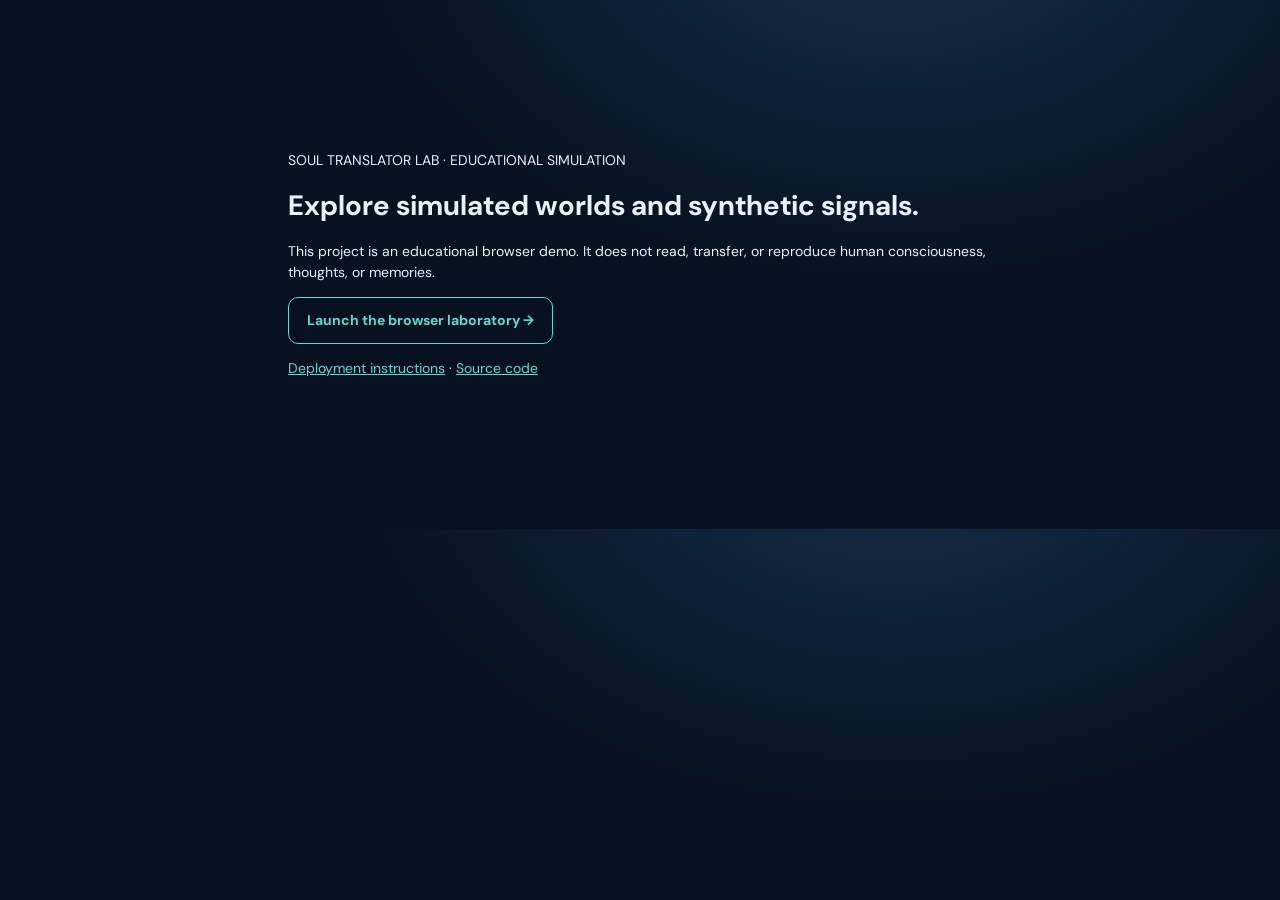
<file: index.html>
<!doctype html>
<html lang="en">
<head>
  <meta charset="utf-8">
  <meta name="viewport" content="width=device-width, initial-scale=1">
  <meta name="theme-color" content="#07111f">
  <meta name="description" content="Soul Translator Lab — an educational synthetic-signal and virtual-world simulation.">
  <title>Soul Translator Lab</title>
  <link rel="stylesheet" href="./site/styles.css">
  <style>
    .landing { max-width: 760px; margin: 12vh auto; padding: 28px; }
    .landing h1 { line-height: 1.15; }
    .landing a { color: var(--accent, #64d8d0); }
    .landing .launch { display: inline-block; padding: 12px 18px; border: 1px solid #64d8d0; border-radius: 10px; text-decoration: none; font-weight: 700; }
  </style>
</head>
<body>
  <main class="landing">
    <p>SOUL TRANSLATOR LAB · EDUCATIONAL SIMULATION</p>
    <h1>Explore simulated worlds and synthetic signals.</h1>
    <p>This project is an educational browser demo. It does not read, transfer, or reproduce human consciousness, thoughts, or memories.</p>
    <p><a class="launch" href="./site/">Launch the browser laboratory →</a></p>
    <p><a href="./docs/GITHUB_PAGES.md">Deployment instructions</a> · <a href="https://github.com/ArkansasIo/Soul-Translator-Lab-STL-">Source code</a></p>
  </main>
</body>
</html>
</file>
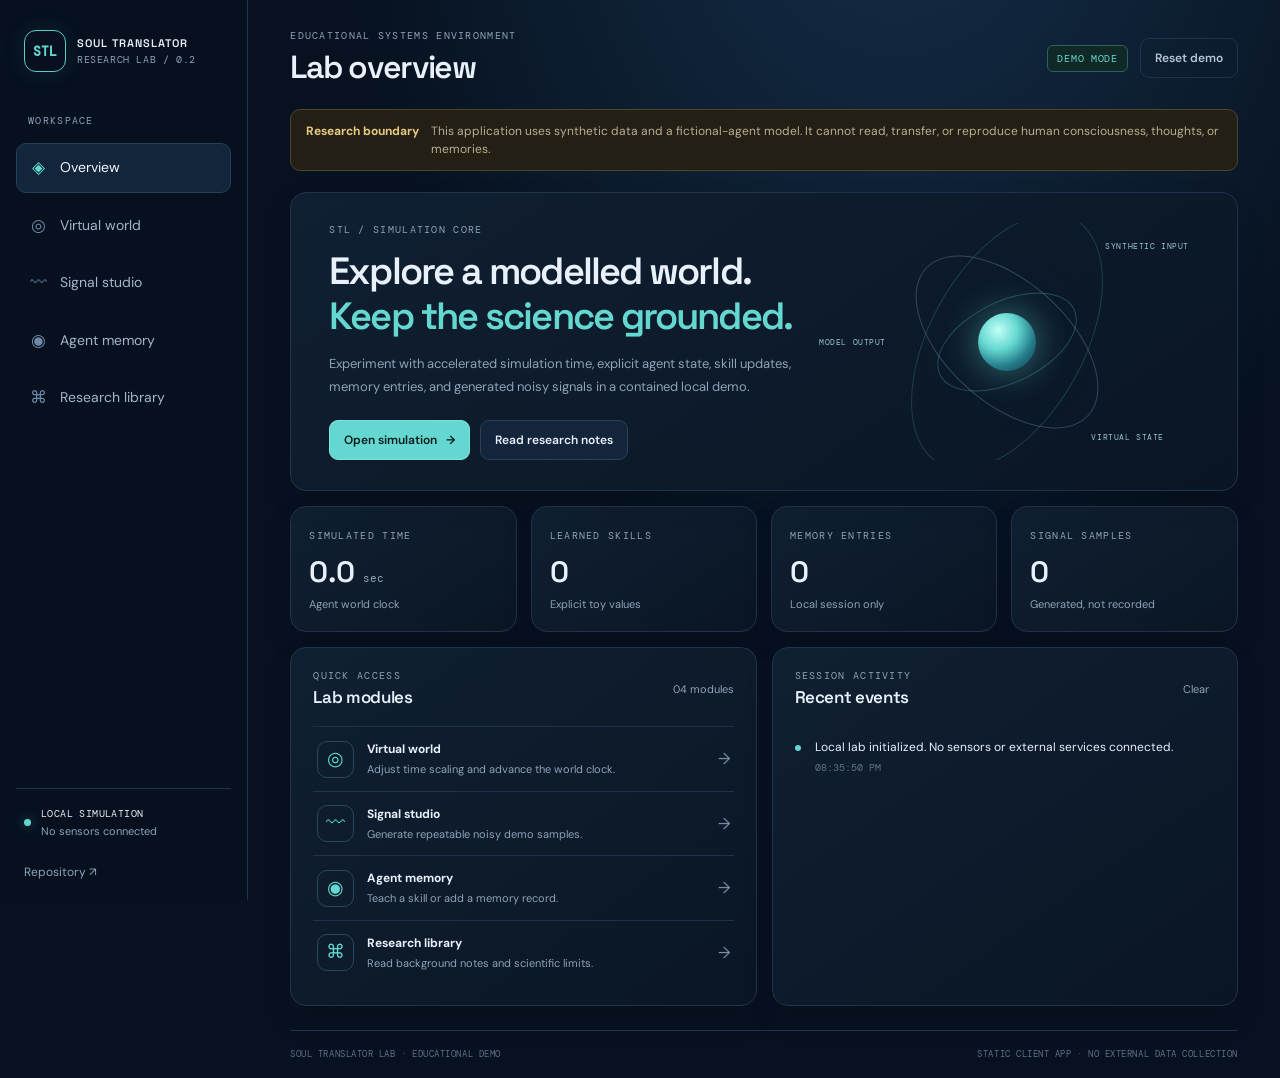
<file: site/index.html>
<!doctype html>
<html lang="en">
<head>
  <meta charset="utf-8">
  <meta name="viewport" content="width=device-width,initial-scale=1">
  <meta name="theme-color" content="#07111f">
  <meta name="description" content="Soul Translator Lab — an educational synthetic-signal and virtual-world simulation.">
  <title>Soul Translator Lab</title>
  <link rel="stylesheet" href="./styles.css">
</head>
<body>
  <div class="app-shell">
    <aside class="sidebar" aria-label="Main navigation">
      <a class="brand" href="#overview" aria-label="Soul Translator Lab home">
        <span class="brand-mark">STL</span><span><strong>SOUL TRANSLATOR</strong><small>RESEARCH LAB / 0.2</small></span>
      </a>
      <div class="nav-label">WORKSPACE</div>
      <button class="nav-item active" data-view="overview"><span>◈</span> Overview</button>
      <button class="nav-item" data-view="simulation"><span>◎</span> Virtual world</button>
      <button class="nav-item" data-view="signals"><span>〰</span> Signal studio</button>
      <button class="nav-item" data-view="agent"><span>◉</span> Agent memory</button>
      <button class="nav-item" data-view="research"><span>⌘</span> Research library</button>
      <div class="sidebar-bottom">
        <div class="status"><span class="status-dot"></span><span><strong>LOCAL SIMULATION</strong><small>No sensors connected</small></span></div>
        <a href="https://github.com/ArkansasIo/Soul-Translator-Lab-STL-" target="_blank" rel="noreferrer">Repository ↗</a>
      </div>
    </aside>

    <main class="main">
      <header class="topbar">
        <div><div class="eyebrow">EDUCATIONAL SYSTEMS ENVIRONMENT</div><h1 id="page-title">Lab overview</h1></div>
        <div class="top-actions"><span class="mode-tag">DEMO MODE</span><button id="reset-btn" class="button ghost">Reset demo</button></div>
      </header>

      <div class="notice" role="note"><strong>Research boundary</strong><span>This application uses synthetic data and a fictional-agent model. It cannot read, transfer, or reproduce human consciousness, thoughts, or memories.</span></div>

      <section class="view active" id="view-overview">
        <div class="hero panel">
          <div class="hero-copy"><div class="eyebrow">STL / SIMULATION CORE</div><h2>Explore a modelled world.<br><em>Keep the science grounded.</em></h2><p>Experiment with accelerated simulation time, explicit agent state, skill updates, memory entries, and generated noisy signals in a contained local demo.</p><div class="hero-actions"><button class="button primary" data-go="simulation">Open simulation <span>→</span></button><button class="button secondary" data-go="research">Read research notes</button></div></div>
          <div class="orbital" aria-hidden="true"><div class="orbit orbit-one"></div><div class="orbit orbit-two"></div><div class="orbit orbit-three"></div><div class="core"></div><span class="orbit-label label-a">SYNTHETIC INPUT</span><span class="orbit-label label-b">VIRTUAL STATE</span><span class="orbit-label label-c">MODEL OUTPUT</span></div>
        </div>
        <div class="stat-grid">
          <article class="metric panel"><span class="metric-label">SIMULATED TIME</span><strong id="metric-time">0.0 <small>sec</small></strong><span class="metric-foot">Agent world clock</span></article>
          <article class="metric panel"><span class="metric-label">LEARNED SKILLS</span><strong id="metric-skills">0</strong><span class="metric-foot">Explicit toy values</span></article>
          <article class="metric panel"><span class="metric-label">MEMORY ENTRIES</span><strong id="metric-memories">0</strong><span class="metric-foot">Local session only</span></article>
          <article class="metric panel"><span class="metric-label">SIGNAL SAMPLES</span><strong id="metric-samples">0</strong><span class="metric-foot">Generated, not recorded</span></article>
        </div>
        <div class="two-col">
          <article class="panel section-panel"><div class="panel-heading"><div><div class="eyebrow">QUICK ACCESS</div><h3>Lab modules</h3></div><span class="subtle">04 modules</span></div><div class="module-list"><button data-go="simulation" class="module-row"><span class="module-icon">◎</span><span><strong>Virtual world</strong><small>Adjust time scaling and advance the world clock.</small></span><span class="chevron">→</span></button><button data-go="signals" class="module-row"><span class="module-icon">〰</span><span><strong>Signal studio</strong><small>Generate repeatable noisy demo samples.</small></span><span class="chevron">→</span></button><button data-go="agent" class="module-row"><span class="module-icon">◉</span><span><strong>Agent memory</strong><small>Teach a skill or add a memory record.</small></span><span class="chevron">→</span></button><button data-go="research" class="module-row"><span class="module-icon">⌘</span><span><strong>Research library</strong><small>Read background notes and scientific limits.</small></span><span class="chevron">→</span></button></div></article>
          <article class="panel section-panel"><div class="panel-heading"><div><div class="eyebrow">SESSION ACTIVITY</div><h3>Recent events</h3></div><button id="clear-log" class="text-button">Clear</button></div><div id="activity-log" class="activity-list" aria-live="polite"><div class="empty-state">The session is quiet. Run a simulation or generate a signal to begin.</div></div></article>
        </div>
      </section>

      <section class="view" id="view-simulation">
        <div class="section-intro"><div class="eyebrow">TIME-SCALE EXPERIMENT</div><h2>Virtual world clock</h2><p>Advance a toy world clock relative to real elapsed seconds. No real-world time is modified.</p></div>
        <div class="two-col sim-grid">
          <article class="panel section-panel"><div class="panel-heading"><div><div class="eyebrow">WORLD CONTROLS</div><h3>Time acceleration</h3></div><span class="mode-tag">TOY MODEL</span></div><div class="clock-readout"><span>SIMULATED WORLD TIME</span><strong id="sim-clock">0.00 <small>seconds</small></strong><div class="progress-track"><div id="time-progress" class="progress-fill"></div></div><div class="clock-meta"><span>Real input: <b id="real-input-label">1 sec</b></span><span>Ratio: <b id="ratio-label">100×</b></span></div></div><label class="field-label" for="ratio-range">Acceleration ratio</label><div class="range-row"><input id="ratio-range" type="range" min="1" max="1000" value="100" step="1"><output id="ratio-output">100×</output></div><div class="field-label">Advance by real seconds</div><div class="button-row"><button class="button secondary advance" data-seconds="1">+1 sec</button><button class="button secondary advance" data-seconds="10">+10 sec</button><button class="button secondary advance" data-seconds="60">+60 sec</button></div><div class="field-group"><label class="field-label" for="custom-seconds">Custom real seconds</label><div class="input-row"><input id="custom-seconds" type="number" min="0" max="86400" step="0.1" value="5"><button id="advance-custom" class="button primary">Advance clock</button></div></div></article>
          <article class="panel section-panel"><div class="panel-heading"><div><div class="eyebrow">ACTIVE ENTITY</div><h3>Underworld-01</h3></div><span class="pill"><span class="status-dot"></span> Running locally</span></div><div class="entity-card"><div class="entity-avatar">U<span>01</span></div><div><strong>Simulated agent</strong><p>State is explicit, inspectable and stored in this browser session.</p></div></div><div class="details-table"><div><span>World clock</span><strong id="detail-time">0.00 s</strong></div><div><span>Acceleration</span><strong id="detail-ratio">100×</strong></div><div><span>Skill entries</span><strong id="detail-skills">0</strong></div><div><span>Memory entries</span><strong id="detail-memories">0</strong></div></div><div class="small-note">This simplified clock multiplies requested real seconds by the selected ratio. It is a software demonstration, not a model of biological time perception.</div></article>
        </div>
      </section>

      <section class="view" id="view-signals">
        <div class="section-intro"><div class="eyebrow">SYNTHETIC DATA WORKBENCH</div><h2>Signal studio</h2><p>Generate a toy scalar signal with controllable amplitude and noise. Samples are synthesized by this page; no device or human data is read.</p></div>
        <div class="signal-grid">
          <article class="panel section-panel signal-controls"><div class="panel-heading"><div><div class="eyebrow">GENERATOR SETTINGS</div><h3>Signal parameters</h3></div><span class="mode-tag">SYNTHETIC</span></div><label class="field-label" for="amplitude-range">Base amplitude</label><div class="range-row"><input id="amplitude-range" type="range" min="-2" max="2" step="0.1" value="1"><output id="amplitude-output">1.0</output></div><label class="field-label" for="noise-range">Noise standard deviation</label><div class="range-row"><input id="noise-range" type="range" min="0" max="1" step="0.05" value="0.15"><output id="noise-output">0.15</output></div><label class="field-label" for="channel-name">Channel label</label><input class="text-input" id="channel-name" maxlength="40" value="demo-channel"><button id="sample-btn" class="button primary full">＋ Generate sample</button><button id="sample-batch-btn" class="button secondary full">Generate 20 samples</button></article>
          <article class="panel section-panel chart-panel"><div class="panel-heading"><div><div class="eyebrow">LIVE OUTPUT</div><h3>Sample amplitude</h3></div><span class="chart-legend"><i></i> Sample</span></div><div class="chart-summary"><strong id="latest-value">—</strong><span>Latest amplitude</span><strong id="avg-value">—</strong><span>Session mean</span></div><canvas id="signal-chart" aria-label="Chart of synthetic signal samples" role="img"></canvas><div class="chart-foot"><span id="sample-count">0 samples</span><span>Generated locally · no external data</span></div></article>
        </div>
        <article class="panel section-panel table-panel"><div class="panel-heading"><div><div class="eyebrow">SAMPLE HISTORY</div><h3>Recent readings</h3></div><button id="export-signals" class="button secondary small-button">Export CSV</button></div><div class="table-wrap"><table><thead><tr><th>#</th><th>Channel</th><th>Amplitude</th><th>Noise</th><th>Time</th></tr></thead><tbody id="signal-table"><tr><td colspan="5" class="empty-cell">No samples yet. Generate one above.</td></tr></tbody></table></div></article>
      </section>

      <section class="view" id="view-agent">
        <div class="section-intro"><div class="eyebrow">EXPLICIT SIMULATION STATE</div><h2>Agent memory & skills</h2><p>Manage invented agent state directly. These records are not human memories and do not infer mental content.</p></div>
        <div class="two-col">
          <article class="panel section-panel"><div class="panel-heading"><div><div class="eyebrow">SKILL MODEL</div><h3>Teach a skill</h3></div><span class="subtle">Range 0–1</span></div><form id="skill-form"><label class="field-label" for="skill-name">Skill / topic</label><input id="skill-name" class="text-input" maxlength="60" placeholder="e.g. spatial navigation" required><label class="field-label" for="skill-amount">Learning increment</label><div class="range-row"><input id="skill-amount" type="range" min="0.05" max="0.5" step="0.05" value="0.1"><output id="skill-amount-output">+0.10</output></div><button class="button primary full" type="submit">Teach agent</button></form><div class="divider"></div><div class="panel-heading"><h3>Skill levels</h3><span class="subtle" id="skill-count-label">0 skills</span></div><div id="skills-list" class="skills-list"><div class="empty-state">No skills learned in this session.</div></div></article>
          <article class="panel section-panel"><div class="panel-heading"><div><div class="eyebrow">EVENT STORE</div><h3>Add a memory</h3></div><span class="subtle">Local only</span></div><form id="memory-form"><label class="field-label" for="memory-text">Memory note</label><textarea id="memory-text" class="text-input textarea" rows="3" maxlength="500" placeholder="Describe a fictional event for Underworld-01…" required></textarea><button class="button primary full" type="submit">＋ Add memory</button></form><div class="divider"></div><div class="panel-heading"><h3>Memory records</h3><span class="subtle" id="memory-count-label">0 entries</span></div><div id="memories-list" class="memory-list"><div class="empty-state">No memory records yet.</div></div><div class="small-note">Data remains in this page's in-memory state and clears when you reset the demo or reload the page.</div></article>
        </div>
      </section>

      <section class="view" id="view-research">
        <div class="section-intro"><div class="eyebrow">REFERENCE LIBRARY</div><h2>Research notes</h2><p>Introductory context for neural systems, BCIs, measurement, and responsible research.</p></div>
        <div class="research-grid">
          <article class="panel research-card"><span class="research-index">01 / SYSTEMS</span><h3>Brain systems</h3><p>Complex brain functions arise from interacting networks. No single structure is a complete memory store or a consciousness switch.</p><ul><li><strong>Cerebral cortex</strong><span>Distributed perception, language, planning and action.</span></li><li><strong>Hippocampal formation</strong><span>Important in many forms of episodic and spatial memory.</span></li><li><strong>Thalamus</strong><span>Participates in relaying and coordinating information streams.</span></li><li><strong>Cerebellum</strong><span>Supports timing, coordination, and motor learning.</span></li></ul></article>
          <article class="panel research-card"><span class="research-index">02 / METHODS</span><h3>Measurement & BCIs</h3><p>Brain-computer interfaces decode limited, task-specific information; results depend on sensors, training, and context.</p><ul><li><strong>EEG</strong><span>Scalp electrical potentials, high temporal resolution and limited spatial precision.</span></li><li><strong>fMRI</strong><span>Indirect blood-oxygenation signals with slower temporal response.</span></li><li><strong>Signal processing</strong><span>Filtering and statistical analysis require awareness of noise and artifacts.</span></li></ul></article>
          <article class="panel research-card"><span class="research-index">03 / LIMITATIONS</span><h3>What this project is not</h3><p>The “Soul Translator” is a fictional concept. Current science does not offer technology to upload a person or copy unrestricted mental contents.</p><ul><li><strong>No real neural input</strong><span>All values in Signal Studio are generated synthetic samples.</span></li><li><strong>No consciousness transfer</strong><span>Agent state is a small, inspectable data structure.</span></li><li><strong>No clinical use</strong><span>This demo is not a medical device or diagnostic tool.</span></li></ul></article>
          <article class="panel research-card"><span class="research-index">04 / ETHICS</span><h3>Responsible research</h3><p>Neural data can be sensitive. Human-subject research requires appropriate expert oversight, consent, protection, and compliance.</p><ul><li><strong>Consent</strong><span>Use informed, voluntary participation for human research.</span></li><li><strong>Data minimization</strong><span>Collect only what is needed and define retention.</span></li><li><strong>Security</strong><span>Restrict access and avoid publishing sensitive raw data.</span></li></ul></article>
        </div>
        <article class="panel section-panel sources-panel"><div class="panel-heading"><div><div class="eyebrow">STARTING POINTS</div><h3>External research resources</h3></div></div><a href="https://www.ninds.nih.gov/health-information/public-education/brain-basics" target="_blank" rel="noreferrer">NINDS — Brain Basics <span>↗</span></a><a href="https://braininitiative.nih.gov/" target="_blank" rel="noreferrer">NIH BRAIN Initiative <span>↗</span></a><a href="https://www.nimh.nih.gov/" target="_blank" rel="noreferrer">National Institute of Mental Health <span>↗</span></a><a href="https://nap.nationalacademies.org/" target="_blank" rel="noreferrer">National Academies Press <span>↗</span></a></article>
      </section>

      <footer class="footer"><span>SOUL TRANSLATOR LAB · EDUCATIONAL DEMO</span><span>STATIC CLIENT APP · NO EXTERNAL DATA COLLECTION</span></footer>
    </main>
  </div>
  <div id="toast" class="toast" role="status" aria-live="polite"></div>
  <script src="./app.js" defer></script>
</body>
</html>
</file>
<file: site/styles.css>
@import url('https://fonts.googleapis.com/css2?family=DM+Mono:wght@400;500&family=DM+Sans:wght@400;500;600;700&family=Space+Grotesk:wght@400;500;600;700&display=swap');
:root{color-scheme:dark;--bg:#07111f;--panel:#0c1929;--panel-2:#101f31;--line:#20334a;--text:#e8f0fa;--muted:#8fa2ba;--dim:#5e7189;--accent:#64d8d0;--blue:#74a8ff;--gold:#d8b875;--danger:#ef8c8c;--radius:16px;font-family:'DM Sans',sans-serif}
*{box-sizing:border-box}html{scroll-behavior:smooth}body{margin:0;background:radial-gradient(ellipse at 70% -20%,#15304b 0,transparent 45%),var(--bg);color:var(--text);font-size:14px;line-height:1.5}button,input,textarea{font:inherit}button{cursor:pointer}.app-shell{display:grid;grid-template-columns:248px minmax(0,1fr);min-height:100vh}.sidebar{height:100vh;position:sticky;top:0;padding:25px 16px 18px;border-right:1px solid var(--line);background:rgba(7,17,31,.92);display:flex;flex-direction:column;gap:8px}.brand{display:flex;align-items:center;gap:11px;padding:5px 8px 34px;text-decoration:none;color:inherit}.brand-mark{display:grid;place-items:center;height:42px;width:42px;border:1px solid #55cfc7;border-radius:12px;color:var(--accent);font:700 13px 'DM Mono',monospace;box-shadow:0 0 24px #64d8d01a}.brand strong,.brand small{display:block;white-space:nowrap}.brand strong{font:600 11px 'Space Grotesk',sans-serif;letter-spacing:.09em}.brand small{font:10px 'DM Mono',monospace;color:var(--muted);margin-top:3px;letter-spacing:.06em}.nav-label,.eyebrow,.metric-label,.research-index{font:10px 'DM Mono',monospace;letter-spacing:.13em;color:var(--muted)}.nav-label{padding:0 12px 8px}.nav-item{display:flex;align-items:center;gap:12px;border:1px solid transparent;background:transparent;color:#a4b6ca;text-align:left;padding:11px 12px;border-radius:10px;transition:.18s}.nav-item span{width:19px;color:#6f8ba8;font-size:17px;text-align:center}.nav-item:hover,.nav-item.active{background:#13253a;border-color:#23415a;color:#f1f7ff}.nav-item.active span{color:var(--accent)}.sidebar-bottom{margin-top:auto;border-top:1px solid var(--line);padding:18px 8px 0}.status{display:flex;align-items:center;gap:10px;margin-bottom:22px}.status strong,.status small{display:block}.status strong{font:10px 'DM Mono',monospace;letter-spacing:.04em}.status small{color:var(--muted);font-size:11px;margin-top:3px}.status-dot{height:7px;width:7px;border-radius:100%;background:var(--accent);box-shadow:0 0 12px #64d8d080;display:inline-block;flex-shrink:0}.sidebar-bottom>a{font-size:12px;color:var(--muted);text-decoration:none}.sidebar-bottom>a:hover{color:var(--accent)}.main{width:100%;max-width:1600px;margin:auto;padding:29px clamp(20px,3.3vw,52px) 18px}.topbar{display:flex;justify-content:space-between;gap:18px;align-items:center;margin-bottom:22px}.topbar h1{font:600 clamp(25px,2.5vw,34px) 'Space Grotesk',sans-serif;letter-spacing:-.04em;margin:5px 0 0}.top-actions{display:flex;align-items:center;gap:12px}.mode-tag{font:10px 'DM Mono',monospace;letter-spacing:.07em;color:var(--accent);border:1px solid #28635f;background:#102927;border-radius:6px;padding:6px 9px;white-space:nowrap}.button{border:1px solid transparent;border-radius:9px;padding:10px 14px;font-size:12px;font-weight:600;transition:transform .12s,border-color .12s,background .12s;color:var(--text);display:inline-flex;align-items:center;justify-content:center;gap:9px}.button:active{transform:translateY(1px)}.button:focus-visible,.nav-item:focus-visible,.module-row:focus-visible{outline:2px solid var(--accent);outline-offset:2px}.button.primary{color:#07191b;background:var(--accent);border-color:#79e5dc}.button.primary:hover{background:#8be9e1}.button.secondary{background:#14243a;border-color:#2a405c}.button.secondary:hover,.button.ghost:hover{border-color:#54758f;background:#182c43}.button.ghost{background:transparent;border-color:var(--line);color:#b5c6d8}.notice{display:flex;gap:12px;align-items:flex-start;border:1px solid #4c452d;border-radius:10px;background:#241f15;color:#d3c8a7;padding:12px 15px;margin-bottom:21px;font-size:12px}.notice strong{white-space:nowrap;color:#e7ca81}.notice span{color:#b9ae91}.view{display:none;animation:appear .24s ease}.view.active{display:block}@keyframes appear{from{opacity:.5;transform:translateY(4px)}to{opacity:1;transform:none}}.panel{background:linear-gradient(145deg,rgba(16,32,50,.97),rgba(10,22,36,.98));border:1px solid var(--line);border-radius:var(--radius);box-shadow:0 13px 35px #00000010}.hero{min-height:265px;padding:30px clamp(22px,3vw,38px);display:grid;grid-template-columns:minmax(0,1.12fr) minmax(220px,.88fr);overflow:hidden;position:relative}.hero-copy{position:relative;z-index:1;max-width:600px}.hero h2{font:600 clamp(25px,3vw,38px)/1.18 'Space Grotesk',sans-serif;letter-spacing:-.05em;margin:13px 0}.hero h2 em{font-style:normal;color:var(--accent)}.hero p,.section-intro p{color:var(--muted);max-width:540px;font-size:13px;line-height:1.8}.hero-actions{display:flex;flex-wrap:wrap;gap:10px;margin-top:22px}.orbital{position:relative;min-height:220px;display:grid;place-items:center;overflow:hidden}.core{width:58px;height:58px;border-radius:50%;background:radial-gradient(circle at 35% 30%,#c2fff8,#64d8d0 35%,#247d8b 65%,#163448);box-shadow:0 0 35px #64d8d077,0 0 90px #64d8d01c;z-index:2}.orbit{border:1px solid #3b8f9870;border-radius:50%;position:absolute;transform:rotate(-26deg)}.orbit-one{width:150px;height:82px}.orbit-two{width:220px;height:122px;transform:rotate(42deg);border-color:#7494be60}.orbit-three{width:280px;height:155px;transform:rotate(-61deg);border-color:#3d7d8360}.orbit-label{position:absolute;font:8px 'DM Mono',monospace;letter-spacing:.07em;color:#9bc5d2}.label-a{top:18px;right:10px}.label-b{bottom:18px;right:35px}.label-c{top:48%;left:3px}.stat-grid{display:grid;grid-template-columns:repeat(4,minmax(0,1fr));gap:14px;margin:15px 0}.metric{padding:17px 18px}.metric strong{font:600 clamp(23px,2.3vw,30px) 'Space Grotesk',sans-serif;display:block;margin:8px 0 2px}.metric strong small{font:11px 'DM Mono',monospace;color:var(--muted)}.metric-foot{font-size:11px;color:var(--muted)}.two-col{display:grid;grid-template-columns:minmax(0,1fr) minmax(0,1fr);gap:15px}.section-panel{padding:21px 22px;min-width:0}.panel-heading{display:flex;align-items:center;justify-content:space-between;gap:12px;margin-bottom:18px}.panel-heading h3,.research-card h3{font:600 17px 'Space Grotesk',sans-serif;margin:4px 0 0;letter-spacing:-.02em}.subtle{font-size:11px;color:var(--muted)}.module-list{display:flex;flex-direction:column}.module-row{width:100%;display:flex;align-items:center;text-align:left;gap:13px;padding:13px 4px;background:transparent;border:0;border-top:1px solid #203249;color:var(--text)}.module-icon{display:grid;place-items:center;width:37px;height:37px;border:1px solid #2b475e;border-radius:10px;color:var(--accent);font-size:19px;flex-shrink:0}.module-row strong,.module-row small{display:block}.module-row strong{font-size:12px}.module-row small{font-size:11px;color:var(--muted);margin-top:3px}.module-row .chevron{margin-left:auto;color:#7690a9;font-size:16px}.module-row:hover .chevron{color:var(--accent)}.activity-list{display:flex;flex-direction:column;gap:0;max-height:290px;overflow-y:auto}.activity-item{display:grid;grid-template-columns:10px 1fr;gap:10px;padding:12px 0;border-top:1px solid #203249}.activity-item:first-child{border-top:0}.activity-item .bullet{width:6px;height:6px;border-radius:50%;background:var(--accent);margin-top:7px}.activity-item p{margin:0;font-size:12px;line-height:1.55}.activity-item time{display:block;font:10px 'DM Mono',monospace;color:var(--dim);margin-top:4px}.empty-state{padding:24px 12px;text-align:center;color:var(--muted);font-size:12px;border:1px dashed #263b51;border-radius:10px}.text-button{background:transparent;border:0;color:var(--muted);font-size:11px}.text-button:hover{color:var(--accent)}.section-intro{margin:6px 0 21px}.section-intro h2{font:600 29px 'Space Grotesk',sans-serif;letter-spacing:-.04em;margin:5px 0}.section-intro p{margin-top:4px}.sim-grid{align-items:stretch}.clock-readout{border:1px solid #263c50;border-radius:12px;padding:20px;background:#081522;margin-bottom:21px}.clock-readout>span{font:10px 'DM Mono',monospace;color:var(--muted);letter-spacing:.1em}.clock-readout>strong{display:block;font:600 32px 'Space Grotesk',sans-serif;margin:7px 0 14px}.clock-readout>strong small{font:11px 'DM Mono',monospace;color:var(--muted)}.progress-track{height:5px;background:#1e3044;border-radius:99px;overflow:hidden}.progress-fill{height:100%;width:0;background:linear-gradient(90deg,#3ca7a5,var(--accent));transition:width .2s}.clock-meta{display:flex;justify-content:space-between;gap:10px;margin-top:10px;font-size:11px;color:var(--muted)}.clock-meta b{color:var(--text);font-weight:500}.field-label{display:block;font-size:12px;font-weight:600;color:#c1cfdd;margin-bottom:9px}.range-row{display:flex;gap:12px;align-items:center;margin:0 0 22px}.range-row input[type=range]{width:100%;accent-color:var(--accent);cursor:pointer}.range-row output{font:11px 'DM Mono',monospace;color:var(--accent);min-width:48px;text-align:right}.button-row{display:flex;gap:8px;flex-wrap:wrap}.field-group{margin-top:21px}.input-row{display:flex;gap:8px}.input-row input,.text-input{background:#081522;border:1px solid #2a4056;border-radius:8px;padding:11px 12px;color:var(--text);width:100%;outline:none}.input-row input:focus,.text-input:focus{border-color:#5accc4;box-shadow:0 0 0 3px #64d8d014}.input-row input{min-width:0}.entity-card{display:flex;gap:15px;align-items:center;padding:17px;border-radius:12px;border:1px solid #273c52;background:#0a1725}.entity-avatar{display:grid;place-items:center;position:relative;width:54px;height:54px;background:linear-gradient(145deg,#225f68,#142f49);border:1px solid #3f9395;border-radius:15px;font:600 20px 'Space Grotesk',sans-serif;color:#9ef7eb}.entity-avatar span{position:absolute;right:-5px;bottom:-5px;background:#e2c77e;color:#1c2630;border-radius:5px;font:9px 'DM Mono',monospace;padding:2px 4px}.entity-card strong{font-size:13px}.entity-card p{margin:4px 0 0;font-size:11px;color:var(--muted)}.pill{font-size:10px;color:var(--accent);display:flex;align-items:center;gap:6px;border:1px solid #255653;border-radius:99px;padding:5px 8px}.pill .status-dot{width:5px;height:5px}.details-table{margin-top:21px}.details-table>div{display:flex;justify-content:space-between;padding:11px 1px;border-bottom:1px solid #203249;font-size:12px}.details-table span{color:var(--muted)}.details-table strong{font:11px 'DM Mono',monospace;font-weight:500}.small-note{font-size:11px;line-height:1.65;color:#8295a9;margin-top:17px;padding:12px;border-left:2px solid #496276;background:#0b1826}.signal-grid{display:grid;grid-template-columns:minmax(240px,.7fr) minmax(0,1.3fr);gap:15px;margin-bottom:15px}.signal-controls .text-input{margin-bottom:18px}.full{width:100%;margin-top:8px}.chart-legend{font-size:11px;color:var(--muted)}.chart-legend i{display:inline-block;width:7px;height:7px;border-radius:50%;background:var(--accent);margin-right:5px}.chart-summary{display:grid;grid-template-columns:auto 1fr auto 1fr;align-items:baseline;gap:6px 10px}.chart-summary strong{font:600 22px 'Space Grotesk',sans-serif;color:var(--accent)}.chart-summary span{font-size:10px;color:var(--muted)}#signal-chart{display:block;width:100%;height:235px;margin-top:13px}.chart-foot{display:flex;justify-content:space-between;gap:12px;padding-top:10px;border-top:1px solid #203249;font-size:10px;color:var(--muted)}.small-button{padding:7px 10px}.table-wrap{overflow-x:auto}table{border-collapse:collapse;width:100%;text-align:left;white-space:nowrap}th{color:var(--muted);font:10px 'DM Mono',monospace;letter-spacing:.05em;font-weight:400;padding:12px 10px;border-bottom:1px solid #294057}td{font-size:11px;padding:12px 10px;border-bottom:1px solid #203249;color:#c1cfdd}tbody tr:hover{background:#ffffff04}.empty-cell{text-align:center;color:var(--muted);padding:24px}.table-panel{margin-bottom:16px}.textarea{resize:vertical;min-height:95px}.divider{height:1px;background:#203249;margin:23px 0}.skills-list,.memory-list{display:flex;flex-direction:column;gap:11px}.skill-item{display:grid;grid-template-columns:minmax(0,1fr) auto;gap:8px;align-items:center}.skill-item strong{font-size:12px;font-weight:500;overflow-wrap:anywhere}.skill-item small{font:10px 'DM Mono',monospace;color:var(--muted)}.skill-progress{grid-column:1/3;height:5px;background:#1a2c40;border-radius:99px;overflow:hidden}.skill-progress span{display:block;height:100%;background:linear-gradient(90deg,#338f92,var(--accent));border-radius:99px}.memory-item{border:1px solid #253a50;border-radius:10px;background:#0a1725;padding:12px 13px}.memory-item p{font-size:12px;margin:0;overflow-wrap:anywhere}.memory-item time{display:block;font:10px 'DM Mono',monospace;color:var(--dim);margin-top:8px}.research-grid{display:grid;grid-template-columns:repeat(2,minmax(0,1fr));gap:15px}.research-card{padding:22px}.research-index{color:var(--accent)}.research-card h3{font-size:19px;margin-top:10px}.research-card>p{color:var(--muted);font-size:12px;line-height:1.75;min-height:64px}.research-card ul{list-style:none;padding:0;margin:17px 0 0}.research-card li{padding:12px 0;border-top:1px solid #203249}.research-card li strong,.research-card li span{display:block}.research-card li strong{font-size:12px;font-weight:600}.research-card li span{font-size:11px;color:var(--muted);margin-top:3px;line-height:1.5}.sources-panel{margin-top:15px}.sources-panel>a{padding:12px 0;border-top:1px solid #203249;display:flex;justify-content:space-between;text-decoration:none;color:#c3d4e4;font-size:12px}.sources-panel>a:hover,.sources-panel>a span{color:var(--accent)}.footer{display:flex;justify-content:space-between;gap:14px;border-top:1px solid var(--line);padding-top:17px;margin-top:24px;font:9px 'DM Mono',monospace;color:#5d7188;letter-spacing:.06em}.toast{position:fixed;bottom:24px;right:24px;z-index:10;max-width:min(360px,calc(100vw - 32px));background:#173329;border:1px solid #357365;color:#c5fff1;padding:12px 15px;border-radius:9px;font-size:12px;box-shadow:0 10px 32px #0006;opacity:0;transform:translateY(8px);pointer-events:none;transition:.2s}.toast.show{opacity:1;transform:none}
@media(max-width:1050px){.app-shell{grid-template-columns:215px minmax(0,1fr)}.sidebar{padding-left:12px;padding-right:12px}.main{padding:24px 22px 16px}.orbital{transform:scale(.82)}.stat-grid{grid-template-columns:repeat(2,minmax(0,1fr))}.signal-grid{grid-template-columns:minmax(220px,.8fr) minmax(0,1.2fr)}}@media(max-width:780px){.app-shell{display:block}.sidebar{position:sticky;z-index:5;top:0;height:auto;display:flex;flex-direction:row;align-items:center;gap:6px;padding:10px 12px;border-right:0;border-bottom:1px solid var(--line);overflow-x:auto}.brand{padding:0 10px 0 0;flex-shrink:0}.brand-mark{width:35px;height:35px}.brand strong{font-size:9px}.brand small{font-size:8px}.nav-label,.sidebar-bottom{display:none}.nav-item{flex-shrink:0;padding:9px 10px;font-size:11px;gap:6px}.nav-item span{font-size:14px;width:auto}.main{padding:22px 15px}.hero{grid-template-columns:minmax(0,1fr);padding:25px 22px}.orbital{position:absolute;opacity:.27;right:-55px;bottom:-20px;width:250px;pointer-events:none}.hero-copy{max-width:620px}.notice{font-size:11px}.two-col,.signal-grid{grid-template-columns:minmax(0,1fr)}.topbar{align-items:flex-start}.top-actions{flex-wrap:wrap;justify-content:flex-end}.research-grid{grid-template-columns:minmax(0,1fr)}.research-card>p{min-height:0}.footer{flex-direction:column}.signal-grid{gap:15px}}@media(max-width:460px){.brand strong{display:none}.brand small{display:none}.brand-mark{width:32px;height:32px}.nav-item{font-size:10px;padding:8px}.topbar h1{font-size:23px}.top-actions{gap:6px}.top-actions .button{padding:8px;font-size:10px}.mode-tag{font-size:8px;padding:5px}.stat-grid{gap:8px}.metric{padding:13px}.metric strong{font-size:24px}.section-panel{padding:17px}.clock-meta{font-size:10px}.button-row .button{flex:1;padding:9px 8px}.chart-summary{grid-template-columns:auto 1fr}.chart-summary span{margin-bottom:6px}}
@media(prefers-reduced-motion:reduce){*,*::before,*::after{scroll-behavior:auto!important;animation-duration:.01ms!important;animation-iteration-count:1!important;transition-duration:.01ms!important}}
</file>
